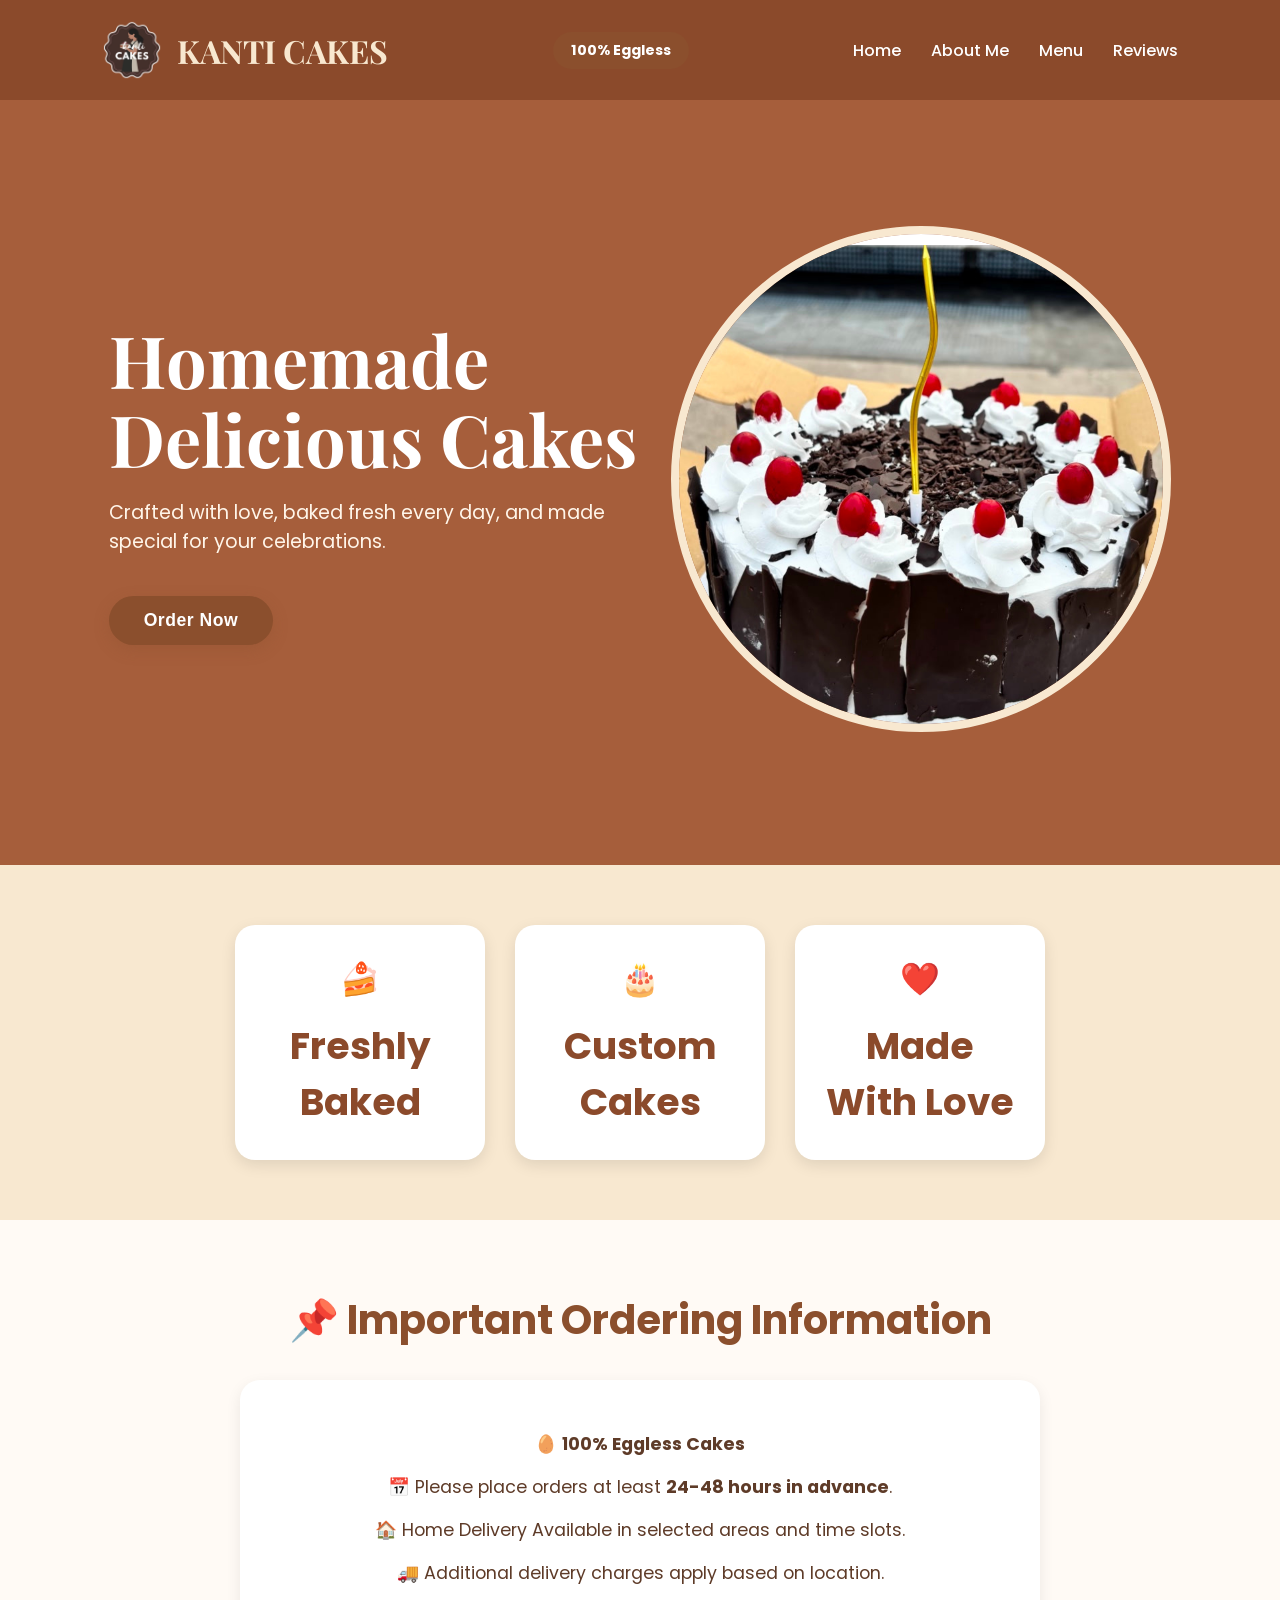
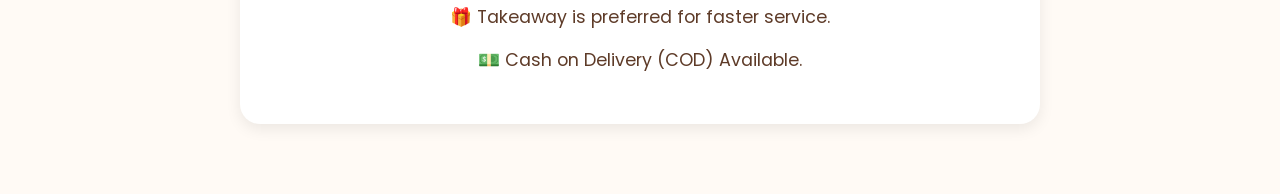
<file: index.html>
<!DOCTYPE html>
<html lang="en">

<head>
    <meta charset="UTF-8">
    <meta name="viewport" content="width=device-width, initial-scale=1.0">
    <title>Kanti Cake</title>

    <link rel="stylesheet" href="style.css">

    <link href="https://fonts.googleapis.com/css2?family=Playfair+Display:wght@700&family=Poppins:wght@300;400;500&display=swap" rel="stylesheet">
</head>
<!-- Hello this is shtml -->
<body>

    <!-- NAVBAR -->

    <header>

        <nav>

            <div class="logo">

                <img src="imgs\logo (2).png" alt="logo">

                <h2>KANTI CAKES</h2>

            </div>

            <span class="badge">100% Eggless</span>

            <ul>

                <li><a href="index.html">Home</a></li>
                <li><a href="aboutme.html">About Me</a></li>
                <li><a href="menu.html">Menu</a></li>
                <li><a href="reviews.html">Reviews</a></li>
            

            </ul>

        </nav>

    </header>


    <!-- HERO SECTION -->

    <section class="hero">

        <div class="hero-text">

            <h1>
                Homemade <br>
                Delicious Cakes
            </h1>

            <p>
                Crafted with love, baked fresh every day,
                and made special for your celebrations.
            </p>

            <button class="order-btn">
                Order Now
            </button>

        </div>

        <div class="hero-image">

            <img src="imgs\maincake.png" alt="cake">

        </div>

    </section>


    <!-- FEATURE SECTION -->

    <section class="features">

        <div class="feature-card">
            🍰
            <h3>Freshly Baked</h3>
        </div>

        <div class="feature-card">
            🎂
            <h3>Custom Cakes</h3>
        </div>

        <div class="feature-card">
            ❤️
            <h3>Made With Love</h3>
        </div>

    </section>

     <section class="order-info">

    <h2>📌 Important Ordering Information</h2>

    <div class="info-box">

        <p>🥚 <strong>100% Eggless Cakes</strong></p>

        <p>📅 Please place orders at least <strong>24-48 hours in advance</strong>.</p>

        <p>🏠 Home Delivery Available in selected areas and time slots.</p>

        <p>🚚 Additional delivery charges apply based on location.</p>

        <p>🎁 Takeaway is preferred for faster service.</p>

        <p>💵 Cash on Delivery (COD) Available.</p>

    </div>

</section>


    <script src="script.js"></script>

</body>

</html>
</file>
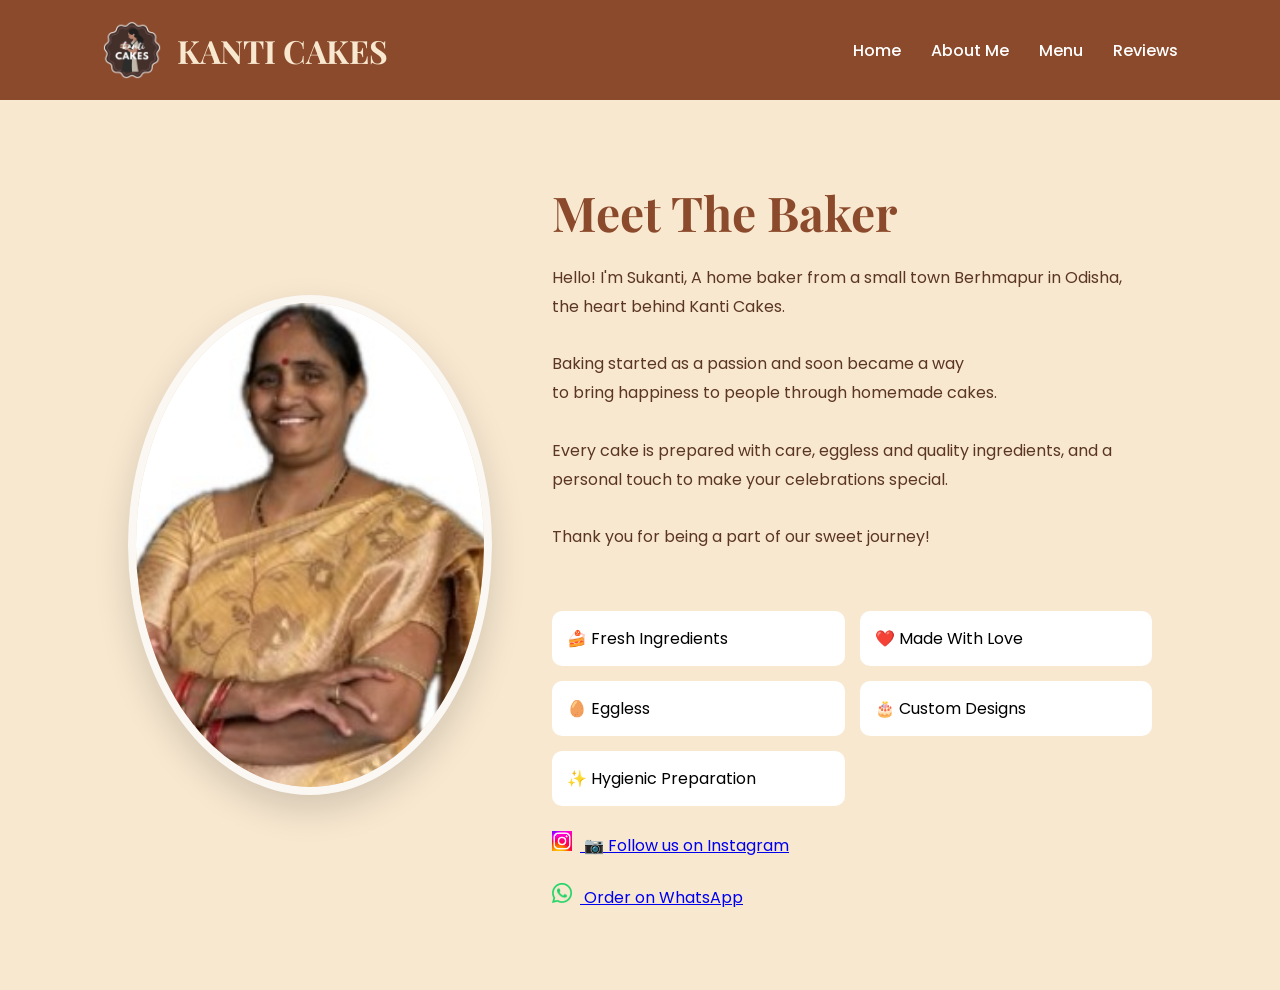
<file: aboutme.html>
<!DOCTYPE html>
<html lang="en">

<head>
    <meta charset="UTF-8">
    <meta name="viewport" content="width=device-width, initial-scale=1.0">
    <title>About Us | Kanti Cake</title>

    <link rel="stylesheet" href="style.css">

    <link href="https://fonts.googleapis.com/css2?family=Playfair+Display:wght@700&family=Poppins:wght@300;400;500&display=swap" rel="stylesheet">
</head>

<body>

    <!-- NAVBAR -->

    <header>

        <nav>

            <div class="logo">

                <img src="imgs\logo (2).png" alt="logo">

                <h2>KANTI CAKES</h2>

            </div>
            
            <ul>

                <li><a href="index.html">Home</a></li>
                <li><a href="aboutme.html">About Me</a></li>
                <li><a href="menu.html">Menu</a></li>
                <li><a href="reviews.html">Reviews</a></li>

            </ul>

        </nav>

    </header>

    <!-- ABOUT SECTION -->

    <section class="about-page">

       <div class="about-image">
    <img src="imgs\photo.jpg" alt="Sukanti">
</div>

        <div class="about-content">

            <h1>Meet The Baker</h1>

            <p>
                Hello! I'm Sukanti, A home baker from a small town Berhmapur in Odisha, <br>
                the heart behind Kanti Cakes.<br><br>
                Baking started as a passion and soon became a way<br>
                to bring happiness to people through homemade cakes.<br><br>

                Every cake is prepared with care, eggless and quality ingredients,
                and a personal touch to make your celebrations special.<br><br>
                Thank you for being a part of our sweet journey! <br><br>
            </p>

            <div class="about-features">

                <div>🍰 Fresh Ingredients</div>
                <div>❤️ Made With Love</div>
                <div>🥚 Eggless</div>
                <div>🎂 Custom Designs</div>
                <div>✨ Hygienic Preparation</div>

            </div>
<br
          <div class="contact-links">

    <a href="https://www.instagram.com/kanti.cakes?utm_source=ig_web_button_share_sheet&igsh=ZDNlZDc0MzIxNw==" target="_blank">
         <img src="imgs\insta.png" class="social-icon">
        📷 Follow us on Instagram
    </a><br><br>

    <a href="https://wa.me/918763153775?text=Hello%20I%20would%20like%20to%20order%20a%20cake"
   target="_blank">
    <img src="imgs\WhatsApp_Logo_green.svg.png" class="social-icon">
    Order on WhatsApp
</a>

</div>
        </div>

    </section>

</body>

</html>
</file>
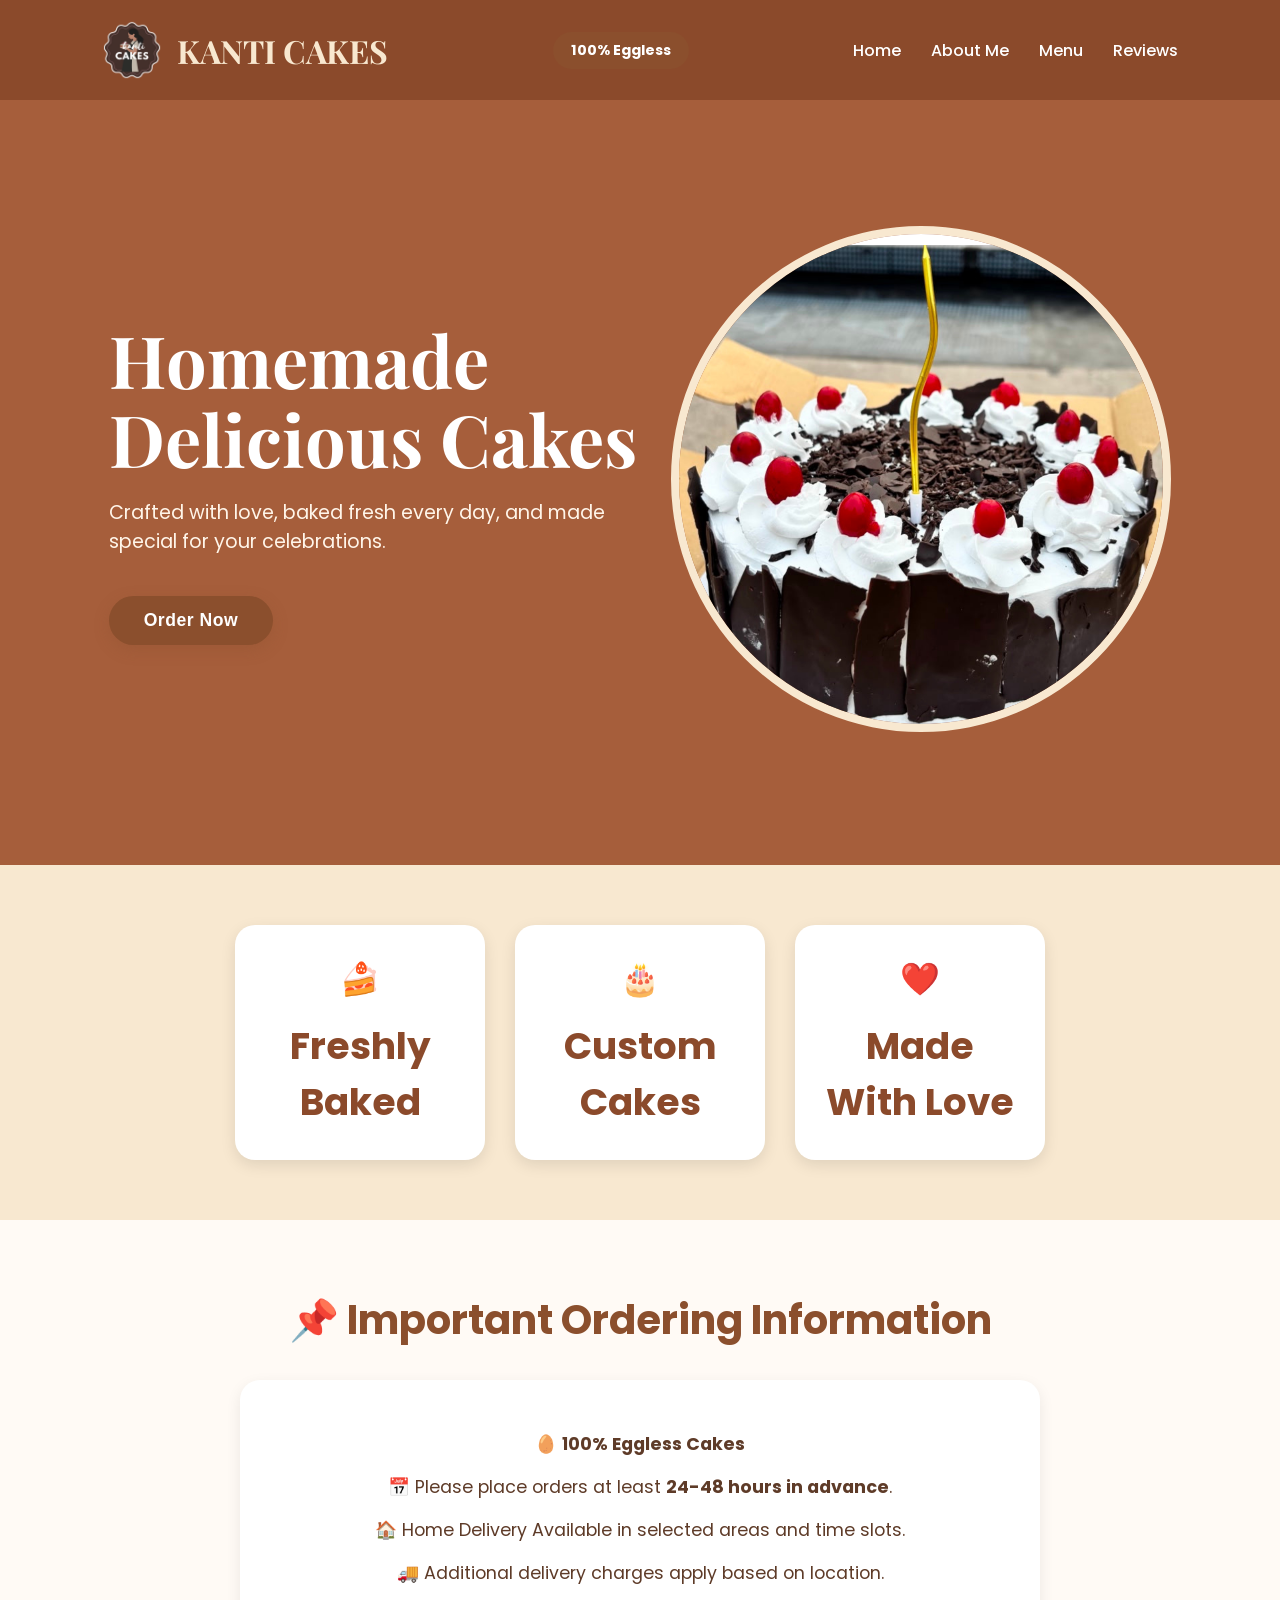
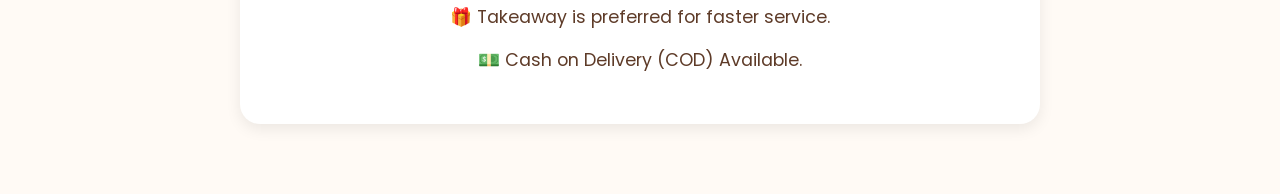
<file: index - Copy.html>
<!DOCTYPE html>
<html lang="en">

<head>
    <meta charset="UTF-8">
    <meta name="viewport" content="width=device-width, initial-scale=1.0">
    <title>Kanti Cake</title>

    <link rel="stylesheet" href="style.css">

    <link href="https://fonts.googleapis.com/css2?family=Playfair+Display:wght@700&family=Poppins:wght@300;400;500&display=swap" rel="stylesheet">
</head>
<!-- Hello this is shtml -->
<body>

    <!-- NAVBAR -->

    <header>

        <nav>

            <div class="logo">

                <img src="imgs\logo (2).png" alt="logo">

                <h2>KANTI CAKES</h2>

            </div>

            <span class="badge">100% Eggless</span>

            <ul>

                <li><a href="index.html">Home</a></li>
                <li><a href="aboutme.html">About Me</a></li>
                <li><a href="menu.html">Menu</a></li>
                <li><a href="reviews.html">Reviews</a></li>
            

            </ul>

        </nav>

    </header>


    <!-- HERO SECTION -->

    <section class="hero">

        <div class="hero-text">

            <h1>
                Homemade <br>
                Delicious Cakes
            </h1>

            <p>
                Crafted with love, baked fresh every day,
                and made special for your celebrations.
            </p>

            <button class="order-btn">
                Order Now
            </button>

        </div>

        <div class="hero-image">

            <img src="imgs\maincake.png" alt="cake">

        </div>

    </section>


    <!-- FEATURE SECTION -->

    <section class="features">

        <div class="feature-card">
            🍰
            <h3>Freshly Baked</h3>
        </div>

        <div class="feature-card">
            🎂
            <h3>Custom Cakes</h3>
        </div>

        <div class="feature-card">
            ❤️
            <h3>Made With Love</h3>
        </div>

    </section>

     <section class="order-info">

    <h2>📌 Important Ordering Information</h2>

    <div class="info-box">

        <p>🥚 <strong>100% Eggless Cakes</strong></p>

        <p>📅 Please place orders at least <strong>24-48 hours in advance</strong>.</p>

        <p>🏠 Home Delivery Available in selected areas and time slots.</p>

        <p>🚚 Additional delivery charges apply based on location.</p>

        <p>🎁 Takeaway is preferred for faster service.</p>

        <p>💵 Cash on Delivery (COD) Available.</p>

    </div>

</section>


    <script src="script.js"></script>

</body>

</html>
</file>
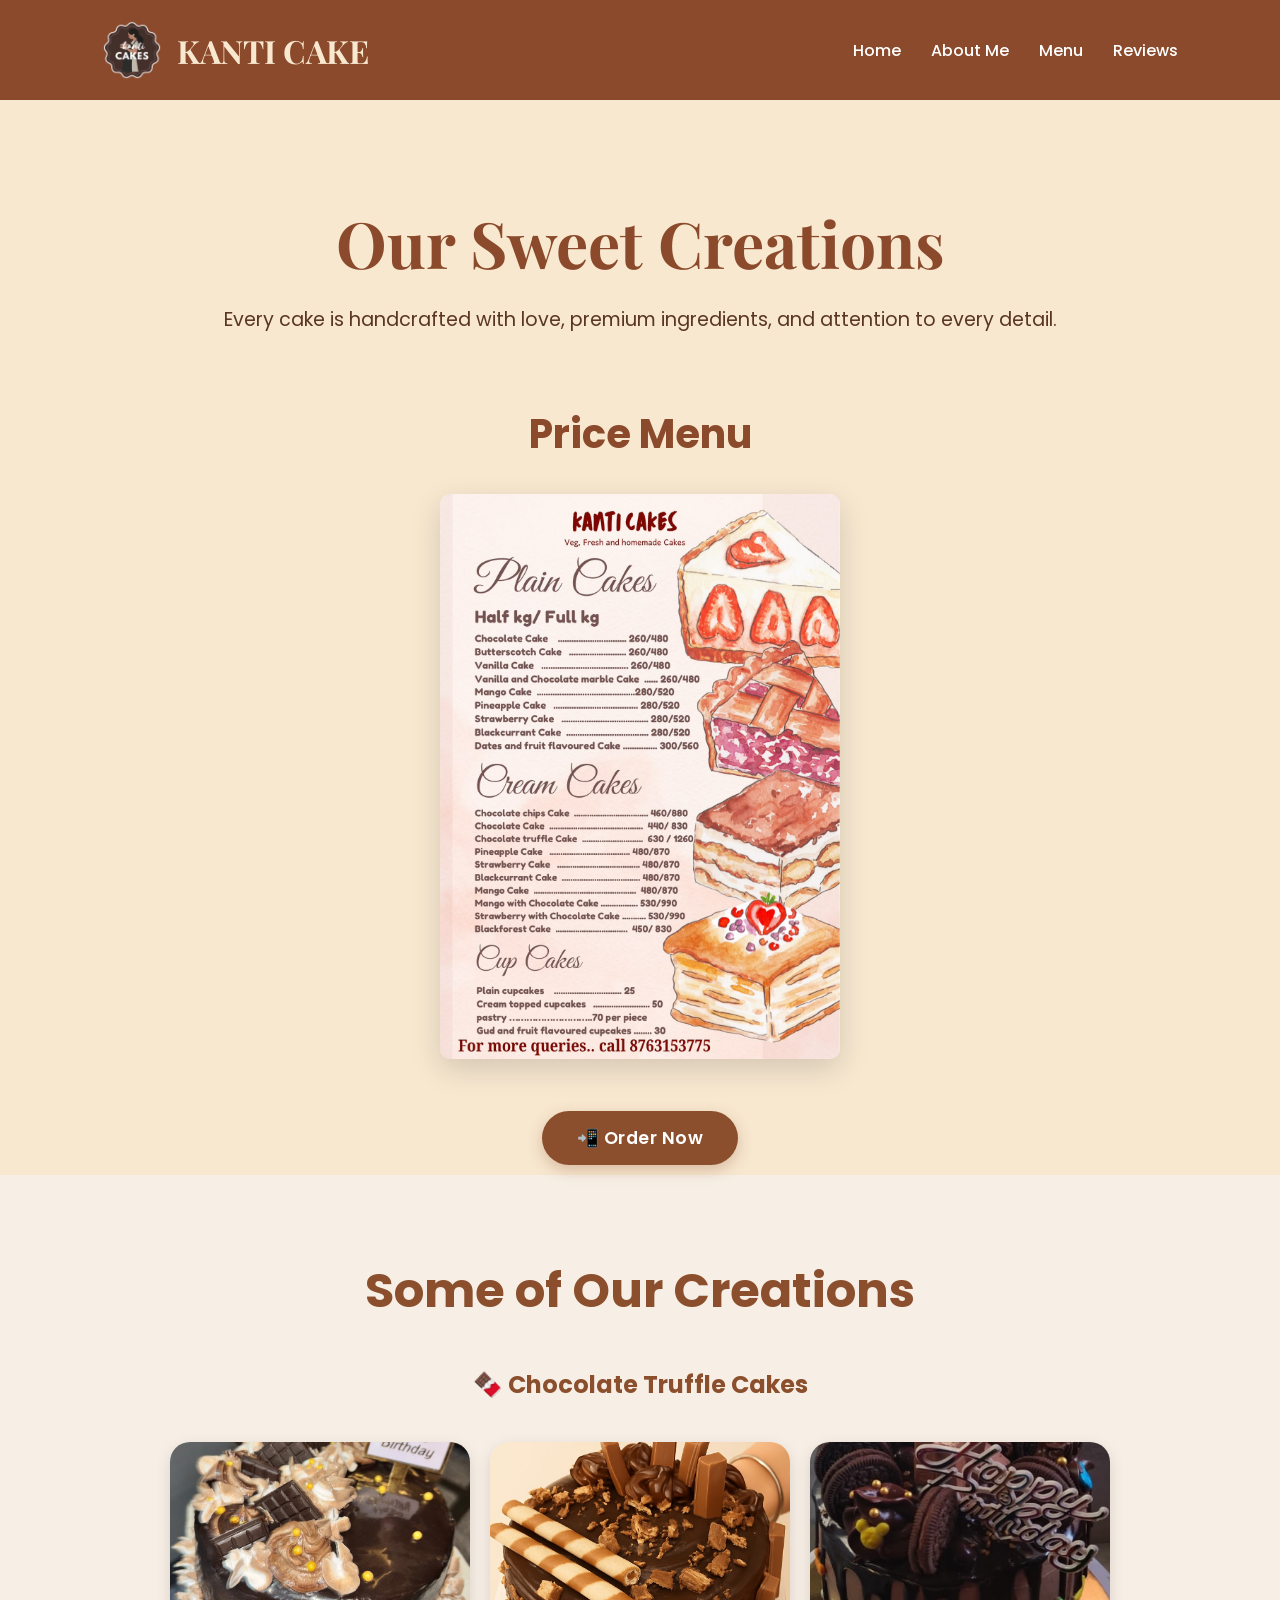
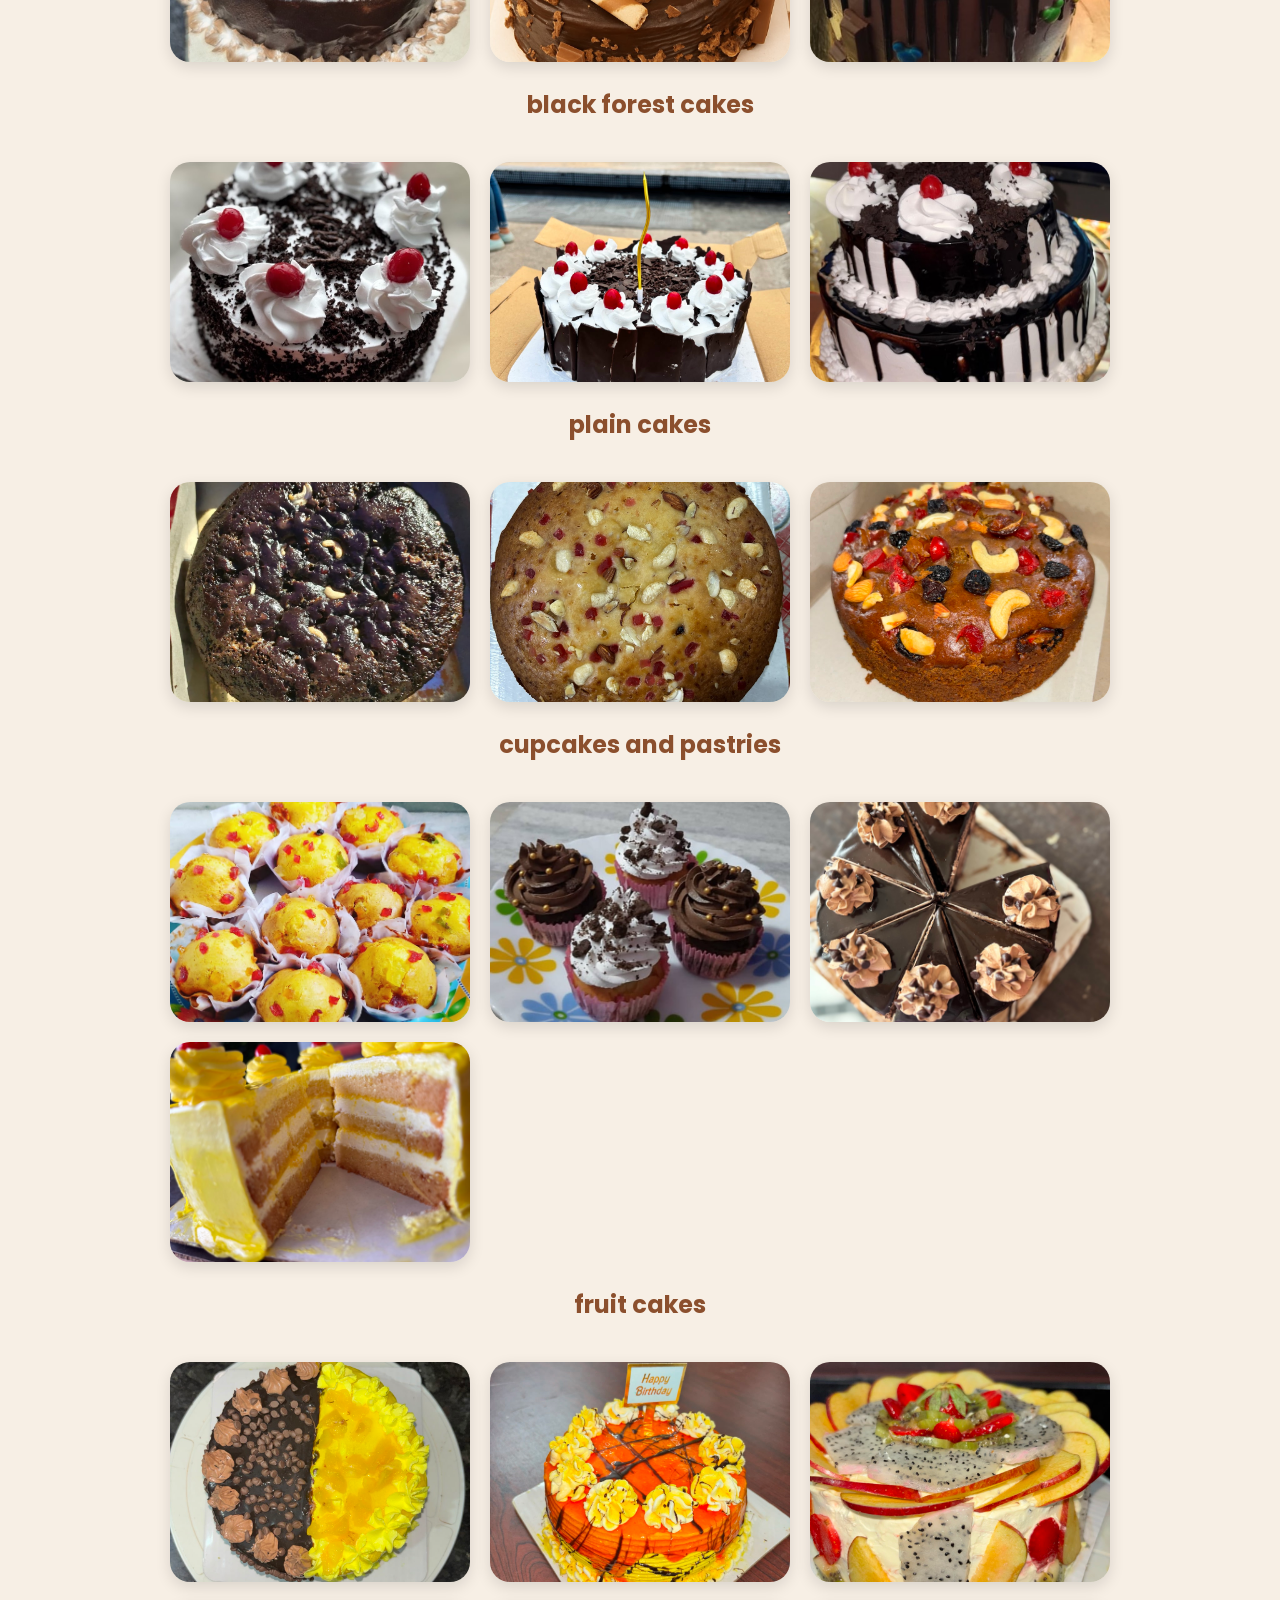
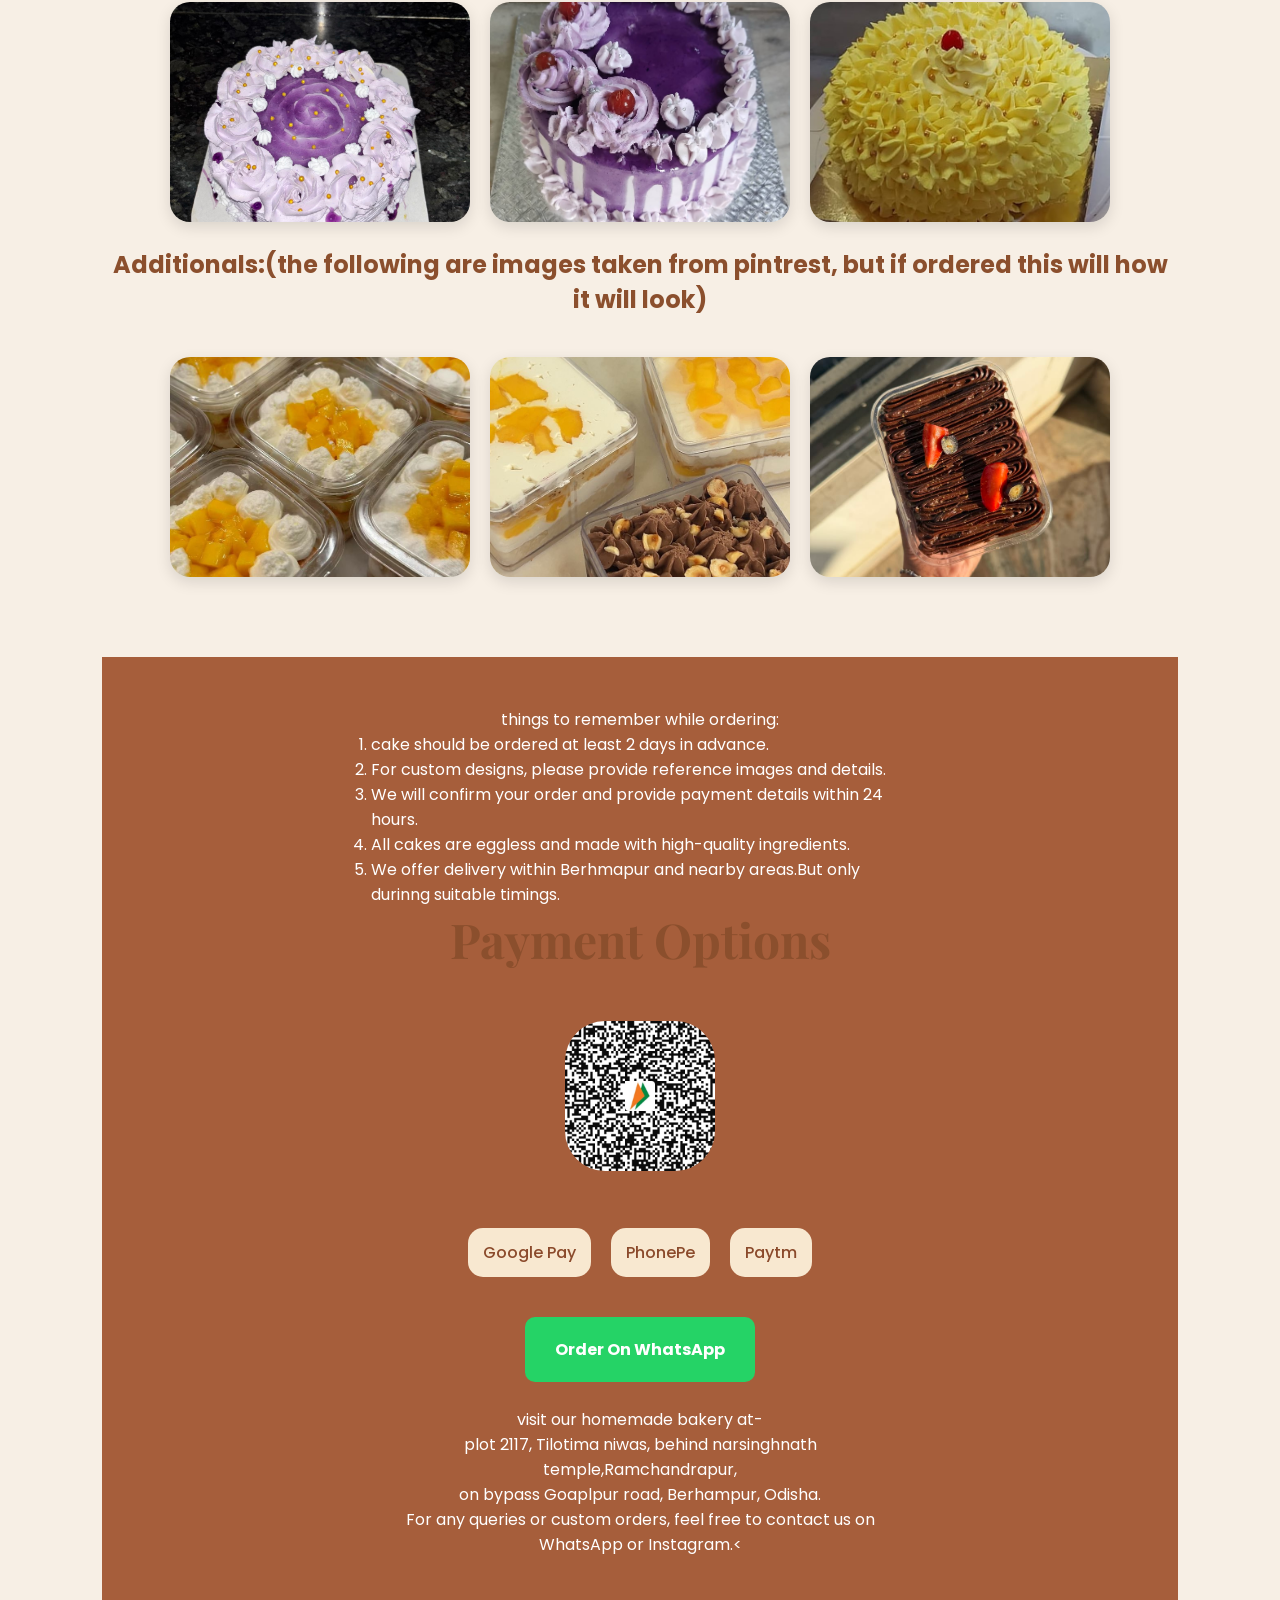
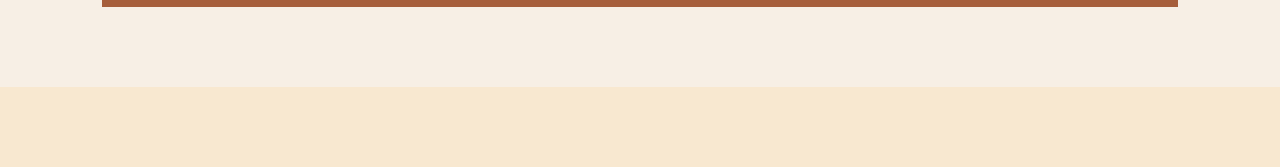
<file: menu.html>
<!DOCTYPE html>
<html lang="en">
<head>
    <meta charset="UTF-8">
    <meta name="viewport" content="width=device-width, initial-scale=1.0">
    <title>Menu | Kanti Cake</title>

    <link rel="stylesheet" href="style.css">

    <link href="https://fonts.googleapis.com/css2?family=Playfair+Display:wght@700&family=Poppins:wght@300;400;500&display=swap" rel="stylesheet">
</head>

<body>

<header>
    <nav>

        <div class="logo">
             <img src="imgs\logo (2).png" alt="logo">
            <h2>KANTI CAKE</h2>
        </div>

        <ul>
            <li><a href="index.html">Home</a></li>
            <li><a href="aboutme.html">About Me</a></li>
            <li><a href="menu.html">Menu</a></li>
            <li><a href="reviews.html">Reviews</a></li>
        </ul>

    </nav>
</header>

<!-- HERO SECTION -->

<section class="menu-hero">

    <h1>Our Sweet Creations</h1>

    <p>
        Every cake is handcrafted with love, premium ingredients,
        and attention to every detail.
    </p>

</section>

<!-- MENU IMAGE -->

<section class="menu-card-section">

    <h2>Price Menu</h2>

    <img src="imgs\new menu.jpeg"
         alt="Cake Menu"
         class="menu-card-image">

<br><br>

<a href="https://wa.me/918763153775?text=Hello%20Kanti%20Cakes!%0A%0ACake%20Type:%20%0AWeight:%20%0ADelivery%20or%20Takeaway:%20%0ADate%20Required:%20"
   class="order-btn"
   target="_blank">
   📲 Order Now
</a>

</section>


<!-- CAKE GALLERY -->
<section class="cake-gallery">

   <h2>Some of Our Creations</h2>

  

    <section>

    <h2 style="font-size:1.5em;">🍫 Chocolate Truffle Cakes</h2>

    <div class="gallery-container">
        <img src="imgs\chocotruffle.jpeg">
        <img src="imgs\chocotruffle2.jpeg">
        <img src="imgs\chocotruffle3.jpeg">
    </div>

</section>
<br>

<section>

    <h2 style="font-size:1.5em;"> black forest cakes</h2>

    <div class="gallery-container">
        <img src="imgs\black forest1.jpeg">
        <img src="imgs\bf2.jpeg">
        <img src="imgs\bf3.jpeg">
    </div>

</section>
<br> 

<section>
    <h2 style="font-size:1.5em;">plain cakes</h2>

    <div class="gallery-container">
        <img src="imgs\pc1.jpeg">
        <img src="imgs\pc2.jpeg">
        <img src="imgs\pc3.jpeg">
    </div>
</section>
<br>
<section>
    <h2 style="font-size:1.5em;">cupcakes and pastries</h2>

    <div class="gallery-container">
        <img src="imgs\cucpcakes.jpeg">
        <img src="imgs\cupcakes2.jpeg">
        <img src="imgs\pastries1.jpeg">
        <img src="imgs\pastries2.jpeg">
    </div>
    </section>
    <br>
    <section>
    <h2 style="font-size:1.5em;">fruit cakes</h2>
     <div class="gallery-container">
        <img src="imgs\fc1.jpeg">
        <img src="imgs\fc2.jpeg">
        <img src="imgs\fc3.jpeg">
        <img src="imgs\fc4.jpeg">
        <img src="imgs\fc5.jpeg">
        <img src="imgs\fc6.jpeg">
    </div>

    </section>
    
    <br>
    <section>
    <h2 style="font-size:1.5em;">Additionals:(the following are images taken from pintrest, but if ordered this will how it will look)</h2>
     <div class="gallery-container">
        <img src="imgs\bucket cakes.jpg">
        <img src="imgs\bucket cakes.jpeg">
        <img src="imgs\tubcakes.jpg">
    </div>

    </section>

<!-- PAYMENT -->

<section class="payment-section">
    <p> things to remember while ordering:<br>
        <ol style="text-align: left;">
            <li>cake should be ordered at least 2 days in advance.</li>
            <li>For custom designs, please provide reference images and details.</li>
            <li>We will confirm your order and provide payment details within 24 hours.</li>
            <li>All cakes are eggless and made with high-quality ingredients.</li>
            <li>We offer delivery within Berhmapur and nearby areas.But only durinng suitable timings.</li>
        </ol>
    </p>

    </p>

    <h2>Payment Options</h2>

    <img src="imgs\QRcode.jpeg"
         alt="UPI QR"
         class="qr-code">

    <p class="upi-id"
        UPI ID : 8763153775@upi
    </p>

    <div class="payment-methods">

        <div class="method">Google Pay</div>

        <div class="method">PhonePe</div>

        <div class="method">Paytm</div>

    </div>

    <a href="https://wa.me/918763153775?text=Hello%20I%20would%20like%20to%20order%20a%20cake"
       target="_blank"
       class="order-whatsapp">

        Order On WhatsApp

    </a>
    <br><br>
    <p> visit our homemade bakery at-<br>
        plot 2117, Tilotima niwas, behind narsinghnath temple,Ramchandrapur,<br>
        on bypass Goaplpur road, Berhampur, Odisha.<br>
        For any queries or custom orders, feel free to contact us on WhatsApp or Instagram.<
    </p>

</section>

<script src="script.js"></script>

</body>
</html>
</file>
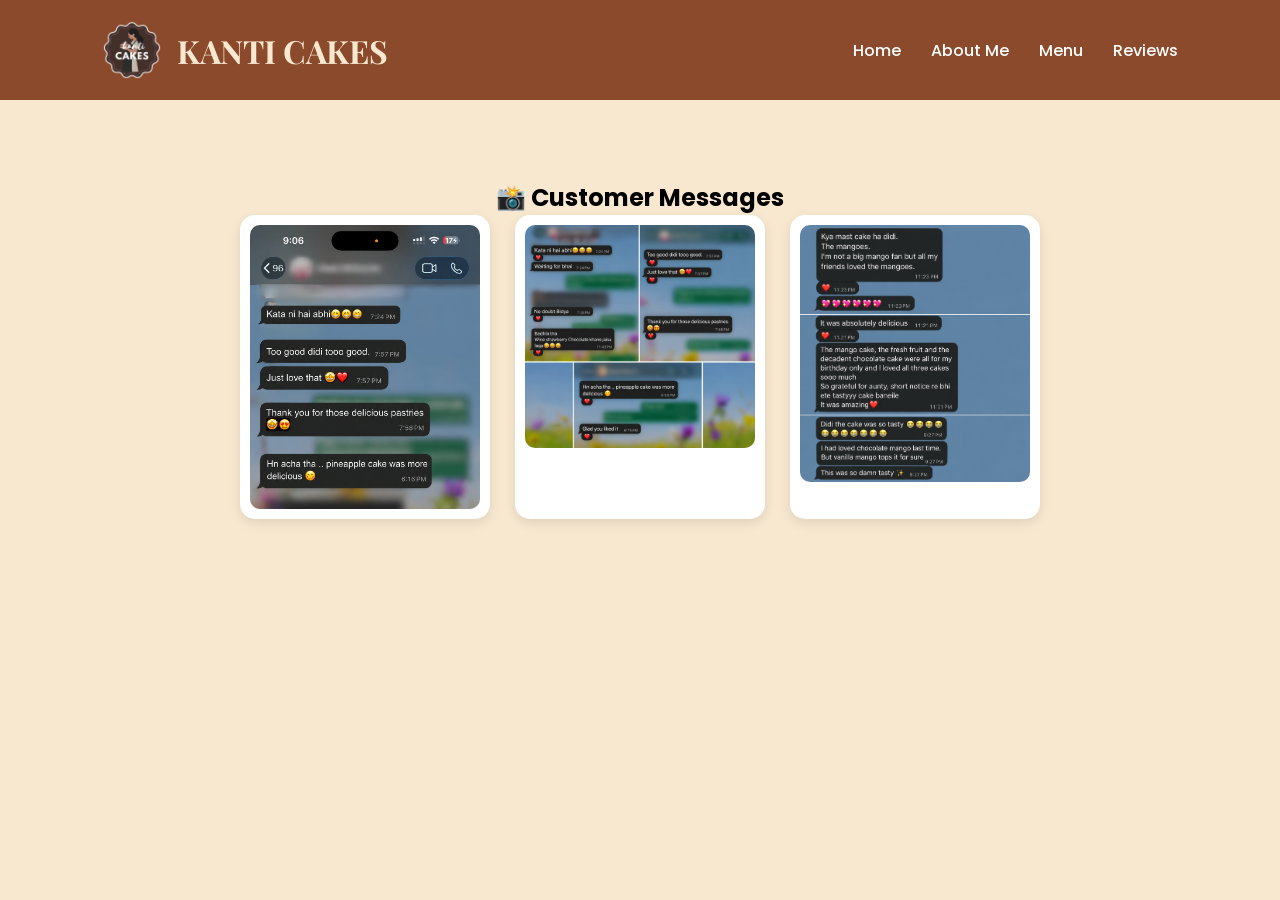
<file: reviews.html>
<!DOCTYPE html>
<html lang="en">

<head>
    <meta charset="UTF-8">
    <meta name="viewport" content="width=device-width, initial-scale=1.0">
    <title>Kanti Cakes Reviews</title>

    <link rel="stylesheet" href="style.css">

    <link href="https://fonts.googleapis.com/css2?family=Playfair+Display:wght@700&family=Poppins:wght@300;400;500&display=swap" rel="stylesheet">
</head>

<body>
    <!-- NAVBAR -->
    <header>
        <nav>
            <div class="logo">
                <img src="imgs\logo (2).png" alt="logo">
                <h2>KANTI CAKES</h2>
            </div>   
            <ul>
                <li><a href="index.html">Home</a></li>
                <li><a href="aboutme.html">About Me</a></li>
                <li><a href="menu.html">Menu</a></li>
                <li><a href="reviews.html">Reviews</a></li>

            </ul>
        </nav>
    </header>

<body>

<section class="customer-messages">

    <h2>📸 Customer Messages</h2>

    <div class="reviews-gallery">

        <div class="review-card">
            <img src="imgs/r1.png" alt="Customer Review">
        </div>

        <div class="review-card">
            <img src="imgs/r2.png" alt="Customer Review">
        </div>

        <div class="review-card">
            <img src="imgs/review.png" alt="Customer Review">
        </div>

    </div>

</section>

</body>
</html>
</file>
<file: style.css>
*{
    margin:0;
    padding:0;
    box-sizing:border-box;
}

body{
    font-family:'Poppins',sans-serif;
    background:#F8E8D0;
}


/* NAVBAR */

nav{
    display:flex;
    justify-content:space-between;
    align-items:center;

    padding:20px 8%;

    background:#8B4A2B;

    position:sticky;
    top:0;
    z-index:1000;
}

.logo{
    display:flex;
    align-items:center;
    gap:15px;
}

.logo img{
    width:60px;
    height:60px;
    object-fit:contain;
}

.logo h2{
    color:#F8E8D0;
    font-family:'Playfair Display', serif;
    font-size:2rem;
}

nav ul{
    display:flex;
    list-style:none;
    gap:30px;
}

nav ul a{
    text-decoration:none;
    color:#fff;
    font-weight:500;
    transition:0.3s;
}

nav ul a:hover{
    color:#FFD59A;
}


/* HERO */

.hero{
    min-height:85vh;

    display:flex;
    justify-content:space-around;
    align-items:center;

    padding:50px 8%;

    background:#A65E3B;
}

.hero-text{
    max-width:550px;
}

.hero-text h1{
    color:white;

    font-size:4.5rem;

    line-height:1.1;

    font-family:'Playfair Display',serif;
}

.hero-text p{
    color:#FFF5E9;

    margin:20px 0;

    font-size:1.2rem;
}

.order-btn{
    padding:15px 35px;

    border:none;

    border-radius:30px;

    background:#FFD59A;

    color:#5A3623;

    font-weight:bold;

    cursor:pointer;

    transition:.3s;
}

.order-btn:hover{
    transform:translateY(-3px);
}

.hero-image img{
    width:500px;
    border-radius:50%;
    border:8px solid #F8E8D0;
}


/* FEATURES */

.features{
    display:flex;

    justify-content:center;

    gap:30px;

    padding:60px;
}

.feature-card{

    background:white;

    width:250px;

    text-align:center;

    padding:30px;

    border-radius:20px;

    box-shadow:0 5px 15px rgba(0,0,0,0.1);

    font-size:2rem;
}

.feature-card h3{
    margin-top:15px;
    color:#8B4A2B;
}

/*about me page*/
/* ABOUT PAGE */

.about-page{

    min-height:90vh;

    display:flex;

    justify-content:center;

    align-items:center;

    gap:60px;

    padding:80px 10%;

    background:#F8E8D0;
}

.about-image{
    width:500px;
    height:500px;

    border-radius:50%;

    overflow:hidden;

    border:8px solid rgba(255,255,255,0.8);

    box-shadow:0 15px 35px rgba(0,0,0,0.15);

    display:flex;
    justify-content:center;
    align-items:center;

    background:#ead7bf;
}

.about-image img{
    width:100%;
    height:100%;
    object-fit:cover;
}

.about-content{

    max-width:600px;
}

.about-content h1{

    color:#8B4A2B;

    font-size:3rem;

    margin-bottom:20px;

    font-family:'Playfair Display',serif;
}

.about-content p{

    line-height:1.8;

    color:#5A3623;
}

.about-features{

    margin-top:30px;

    display:grid;

    grid-template-columns:1fr 1fr;

    gap:15px;
}

.about-features div{

    background:white;

    padding:15px;

    border-radius:10px;
}

.social-buttons{

    margin-top:35px;

    display:flex;

    gap:20px;
}

.insta-btn,
.whatsapp-btn{

    text-decoration:none;

    color:white;

    padding:12px 25px;

    border-radius:30px;

    font-weight:bold;
}

.insta-btn{

    background:#A65E3B;
}

.whatsapp-btn{

    background:#5A3623;
}

.insta-btn:hover,
.whatsapp-btn:hover{

    transform:translateY(-3px);

    transition:.3s;
}
.social-icon{
    width:20px;
    height:20px;
    margin-right:8px;
}
/* ==========================
   MENU PAGE
========================== */

.menu-hero{

    background:#F8E8D0;

    text-align:center;

    padding:100px 10% 60px;
}

.menu-hero h1{

    font-size:4rem;

    color:#8B4A2B;

    font-family:'Playfair Display', serif;
}

.menu-hero p{

    margin-top:20px;

    color:#5A3623;

    font-size:1.2rem;
}

/* MENU CARD */

.menu-card-section{

    text-align:center;

    padding:10px 10%;
}

.menu-card-section h2{

    color:#8B4A2B;

    margin-bottom:30px;

    font-size:2.5rem;
}

.menu-card-image{

    width:40%;

    max-width:400px;

    border-radius:10px;

    box-shadow:0 10px 30px rgba(0,0,0,0.15);
}

/* CAKE GALLERY SECTION */

/* CAKE GALLERY SECTION */

.cake-gallery{
    background:#f7efe5;
    padding:80px 8%;
}

.cake-gallery h2{
    text-align:center;
    font-size:3rem;
    color:#8B4F2D;
    margin-bottom:40px;
}

/* IMAGE GRID */

.gallery-container{
    display:grid;
    grid-template-columns:repeat(auto-fit, minmax(250px, 300px));
    gap:20px;
    max-width:1200px;
    margin:auto;
    justify-content:center;
}

/* IMAGES */

.gallery-container img{
    width:100%;
    height:220px;
    object-fit:cover;
    border-radius:20px;
    box-shadow:0 5px 15px rgba(0,0,0,0.12);
    transition:0.3s ease;
    cursor:pointer;
}

.gallery-container img:hover{
    transform:translateY(-8px);
    box-shadow:0 12px 25px rgba(0,0,0,0.18);
}

/* MOBILE */

@media(max-width:768px){

    .cake-gallery{
        padding:30px 5%;
    }

    .cake-gallery h2{
        font-size:1rem;
    }

    .gallery-container img{
        height:250px;
    }
}
.cake-gallery{
    margin-bottom:80px;
}
/* PAYMENT */
.payment-section{
    margin-top:80px;
}
.payment-section{

    background:#A65E3B;

    text-align:center;

    color:white;

    padding:50px 25%;
}

.payment-section h2{

    font-size:3rem;

    margin-bottom:30px;

    font-family:'Playfair Display', serif;
}

.qr-code{

    width:150px;

    border-radius:40px;

    margin: 20px 0;
}

.upi-id{

    font-size:1.2rem;

    font-weight:bold;
}

.payment-methods{

    display:flex;

    justify-content:center;

    gap:20px;

    flex-wrap:wrap;

    margin:30px 0;
}

.method{

    background:#F8E8D0;

    color:#8B4A2B;

    padding:12px 15px;

    border-radius:15px;

    font-weight:500;
}

.order-whatsapp{

    display:inline-block;

    text-decoration:none;

    background:#25D366;

    color:white;

    padding:20px 30px;

    border-radius:10px;

    font-weight:bold;

    margin-top:10px;
}
/* REVIEWS SECTION */
.reviews-section{
    background:#f7efe5;
    padding:80px 8%;
    text-align:center;
}

.reviews-section h1{
    font-size:3rem;
    color:#8B4F2D;
    margin-bottom:50px;
}

.reviews-container{
    display:grid;
    grid-template-columns:repeat(auto-fit,minmax(280px,1fr));
    gap:30px;
    max-width:1200px;
    margin:auto;
}

.review-card{
    background:white;
    padding:30px;
    border-radius:20px;
    box-shadow:0 5px 15px rgba(0,0,0,0.1);
    transition:0.3s ease;
}

.review-card:hover{
    transform:translateY(-8px);
}

.stars{
    font-size:1.4rem;
    margin-bottom:15px;
}

.review-card p{
    color:#555;
    line-height:1.7;
    margin-bottom:20px;
}

.review-card h3{
    color:#8B4F2D;
}
.review-intro{
    max-width:700px;
    margin:0 auto 40px;
    color:#666;
    font-size:1.1rem;
}

.customer-messages{
    padding:80px 8%;
    text-align:center;
}

.message-gallery{
    display:grid;
    grid-template-columns:repeat(auto-fit,minmax(250px,1fr));
    gap:20px;
    max-width:1200px;
    margin:auto;
}

.message-gallery img{
    width:100%;
    border-radius:15px;
    box-shadow:0 4px 10px rgba(0,0,0,0.1);
}
.order-info{
    padding:70px 8%;
    background:#fffaf5;
    text-align:center;
}

.order-info h2{
    color:#8B4F2D;
    font-size:2.5rem;
    margin-bottom:30px;
}

.info-box{
    max-width:800px;
    margin:auto;
    background:white;
    padding:35px;
    border-radius:20px;
    box-shadow:0 5px 15px rgba(0,0,0,0.08);
}

.info-box p{
    font-size:1.1rem;
    color:#5E3B28;
    margin:15px 0;
    line-height:1.6;
}
.badge{
    background:#8B4F2D;
    color:white;
    padding:8px 18px;
    border-radius:30px;
    font-size:0.9rem;
    font-weight:bold;
}
.order-btn{
    display: inline-block;
    margin-top: 20px;
    padding: 14px 35px;
    background: #8B4F2D;
    color: white;
    text-decoration: none;
    border-radius: 50px;
    font-size: 1.1rem;
    font-weight: 600;
    letter-spacing: 0.5px;
    box-shadow: 0 5px 15px rgba(139,79,45,0.3);
    transition: all 0.3s ease;
}

.order-btn:hover{
    background: #6d3d22;
    transform: translateY(-3px);
    box-shadow: 0 8px 20px rgba(139,79,45,0.4);
}

.order-btn:active{
    transform: translateY(0);
}

.reviews-gallery{
    display: flex;
    flex-wrap: wrap;
    justify-content: center;
    gap: 25px;
}

.review-card{
    width: 250px;
    background: white;
    padding: 10px;
    border-radius: 15px;
    box-shadow: 0 4px 12px rgba(0,0,0,0.1);
}

.review-card img{
    width: 100%;
    border-radius: 10px;
    display: block;
}.reviews-gallery{
    display: flex;
    flex-wrap: wrap;
    justify-content: center;
    gap: 25px;
}

.review-card{
    width: 250px;
    background: white;
    padding: 10px;
    border-radius: 15px;
    box-shadow: 0 4px 12px rgba(0,0,0,0.1);
}

.review-card img{
    width: 100%;
    border-radius: 10px;
    display: block;
}
</file>
